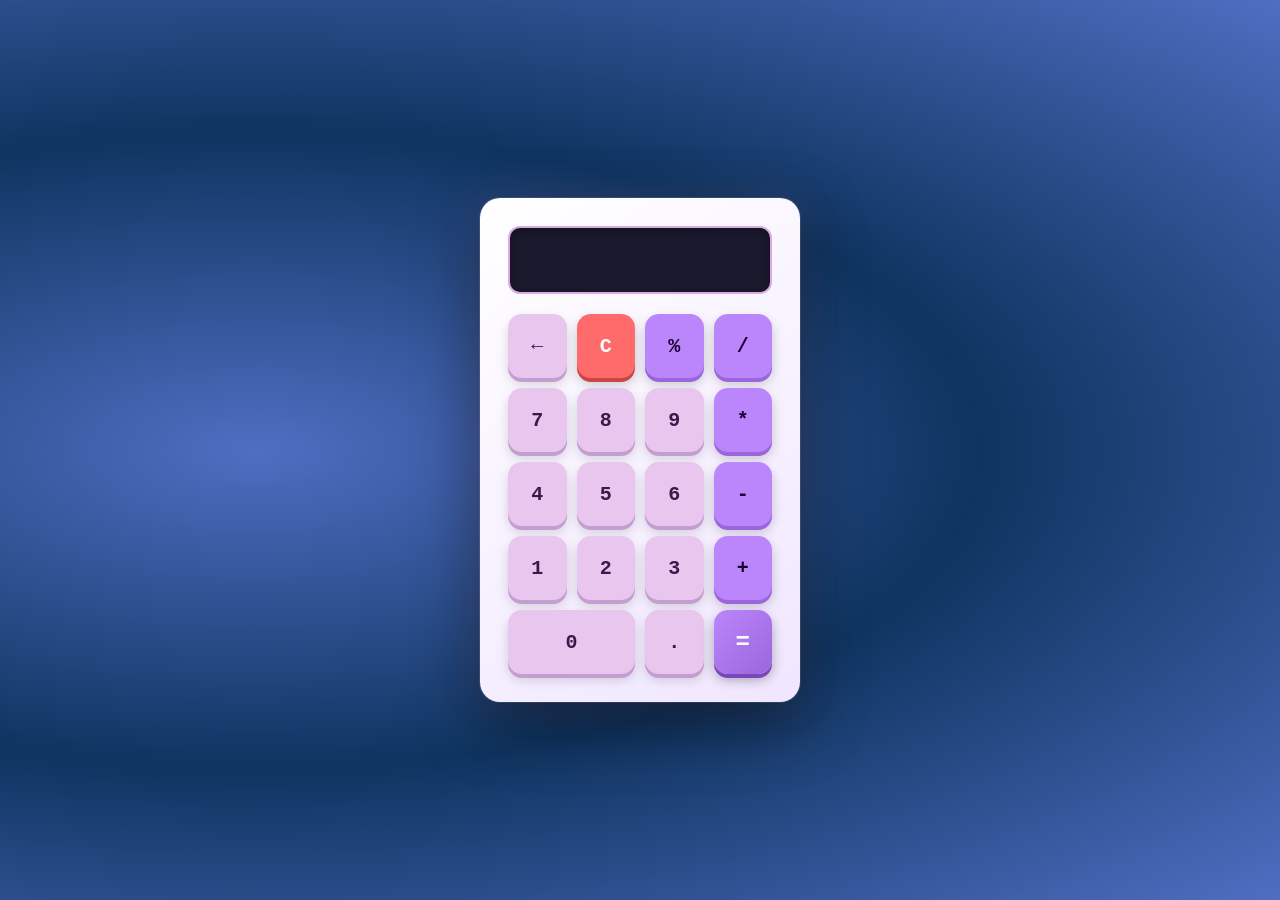
<file: index.html>
<!DOCTYPE html>
<html lang="pt-BR">
<head>
  <meta charset="UTF-8">
  <meta name="viewport" content="width=device-width, initial-scale=1.0">
  <title>Calculadora</title>
  <link rel="stylesheet" href="style.css">
</head>
<body>

  <div class="calculadora">
    <input type="text" id="display" readonly>

    <div class="botoes">
      <button>←</button>
      <button class="btn-clear">C</button>
      <button class="btn-op">%</button>
      <button class="btn-op">/</button>

      <button>7</button>
      <button>8</button>
      <button>9</button>
      <button class="btn-op">*</button>

      <button>4</button>
      <button>5</button>
      <button>6</button>
      <button class="btn-op">-</button>

      <button>1</button>
      <button>2</button>
      <button>3</button>
      <button class="btn-op">+</button>

      <button class="btn-zero">0</button>
      <button>.</button>
      <button class="btn-equal">=</button>
    </div>
  </div>

  <script src="script.js"></script>
</body>
</html>
</file>
<file: style.css>
* {
  margin: 0;
  padding: 0;
  box-sizing: border-box;
  font-family: 'Courier New', monospace;
}

body {
  height: 100vh;
  display: flex;
  justify-content: center;
  align-items: center;
  background-color: #fff45c;
  background-image: radial-gradient(ellipse at 20% 50%, #4f6ec2 0%, #0f3460 50%, #4f6ec2 100%);
}

.calculadora {
  background: linear-gradient(145deg, #ffffff, #f0e6ff);
  padding: 28px;
  border-radius: 20px;
  box-shadow:
    0 0 0 1px rgba(255,255,255,0.1),
    0 20px 60px rgba(0, 0, 0, 0.5),
    0 0 40px rgba(220, 168, 229, 0.15);
  width: 320px;
}

#display {
  width: 100%;
  height: 68px;
  margin-bottom: 20px;
  font-size: 30px;
  font-family: 'Courier New', monospace;
  text-align: right;
  padding: 10px 14px;
  border: 2px solid #dca8e5;
  border-radius: 12px;
  background: #1a1a2e;
  color: #e9c6ee;
  letter-spacing: 2px;
  outline: none;
  box-shadow: inset 0 2px 8px rgba(0,0,0,0.4);
  transition: border-color 0.2s;
}

#display:focus {
  border-color: #bb86fc;
}

.botoes {
  display: grid;
  grid-template-columns: repeat(4, 1fr);
  gap: 10px;
}

button {
  height: 64px;
  font-size: 20px;
  font-family: 'Courier New', monospace;
  font-weight: bold;
  border: none;
  border-radius: 14px;
  cursor: pointer;
  background-color: #e9c6ee;
  color: #3a1a4a;
  box-shadow: 0 4px 0 #c49ed0, 0 6px 12px rgba(0,0,0,0.15);
  transition: all 0.1s ease;
  position: relative;
  top: 0;
}

button:hover {
  background-color: #dca8e5;
  box-shadow: 0 4px 0 #b890cc, 0 6px 12px rgba(0,0,0,0.2);
}

button:active {
  top: 4px;
  box-shadow: 0 0px 0 #c49ed0, 0 2px 6px rgba(0,0,0,0.15);
}

.btn-op {
  background-color: #bb86fc;
  color: #1a0030;
  box-shadow: 0 4px 0 #9b66dc, 0 6px 12px rgba(0,0,0,0.2);
}

.btn-op:hover {
  background-color: #a970f0;
  box-shadow: 0 4px 0 #8850d0, 0 6px 12px rgba(0,0,0,0.25);
}

.btn-clear {
  background-color: #ff6b6b;
  color: #fff;
  box-shadow: 0 4px 0 #cc4444, 0 6px 12px rgba(0,0,0,0.2);
}

.btn-clear:hover {
  background-color: #ff4c4c;
  box-shadow: 0 4px 0 #aa3333, 0 6px 12px rgba(0,0,0,0.25);
}

.btn-equal {
  background: linear-gradient(135deg, #bb86fc, #9b66dc);
  color: #fff;
  box-shadow: 0 4px 0 #7a46bb, 0 6px 12px rgba(0,0,0,0.3);
  font-size: 24px;
}

.btn-equal:hover {
  background: linear-gradient(135deg, #cc96ff, #ab76ec);
  box-shadow: 0 4px 0 #6a36ab, 0 6px 12px rgba(0,0,0,0.35);
}

.btn-zero {
  grid-column: span 2;
}
</file>
